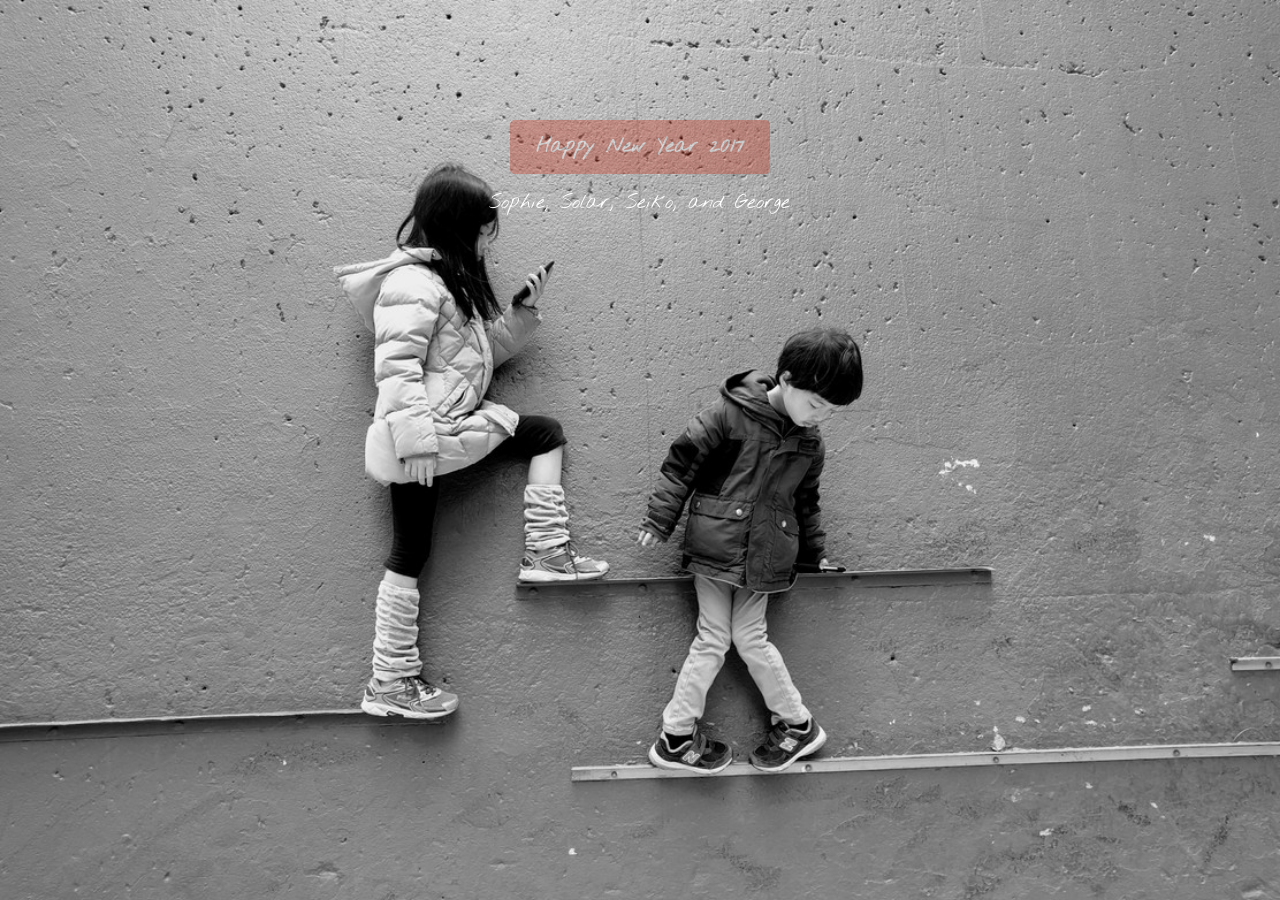
<file: index.html>
<!doctype html>
<html>
  <head>
    <meta name="viewport" content="width=device-width" />
    <meta http-equiv="Content-Type" content="text/html; charset=UTF-8" />
    <title>Happy Holidays 2016</title>
    <style>
      
      @import url('https://fonts.googleapis.com/css?family=Nothing+You+Could+Do');
      /* -------------------------------------
          GLOBAL RESETS
      ------------------------------------- */
      img {
        border: none;
        -ms-interpolation-mode: bicubic;
        max-width: 100%; }

      body {
        background: url("images/bg.jpg") no-repeat center center fixed;
        -webkit-background-size: cover;
        -moz-background-size: cover;
        -o-background-size: cover;
        background-size: cover;
        font-family: 'Nothing You Could Do', cursive;
        /*font-family: sans-serif;*/
        -webkit-font-smoothing: antialiased;
        font-size: 20px;
        line-height: 1.4;
        margin: 0;
        padding: 0;
        -ms-text-size-adjust: 100%;
        -webkit-text-size-adjust: 100%; }

      table {
        border-collapse: separate;
        mso-table-lspace: 0pt;
        mso-table-rspace: 0pt;
        width: 100%; }
        table td {
          font-family: 'Nothing You Could Do', cursive;
          /*font-family: sans-serif;*/
          font-size: 14px;
          vertical-align: top; }

      /* -------------------------------------
          BODY & CONTAINER
      ------------------------------------- */

      .body {
        /*background-color: #f6f6f6;*/
        /*background-image: url("images/bg.jpg");*/
        width: 100%; }

      /* Set a max-width, and make it display as block so it will automatically stretch to that width, but will also shrink down on a phone or something */
      .container {
        display: block;
        Margin: 0 auto !important;
        /* makes it centered */
        max-width: 580px;
        padding: 10px;
        width: 580px; }

      /* This should also be a block element, so that it will fill 100% of the .container */
      .content {
        box-sizing: border-box;
        display: block;
        Margin: 0 auto;
        max-width: 580px;
        padding: 10px; }

      /* -------------------------------------
          HEADER, FOOTER, MAIN
      ------------------------------------- */
      .main {
        /*background: #fff;*/
        /*background-image: url("images/bg.jpg");*/
        opacity: 1.0;
        border-radius: 3px;
        width: 100%; }

      .wrapper {
        box-sizing: border-box;
        padding: 20px; }

      .footer {
        clear: both;
        padding-top: 10px;
        text-align: center;
        width: 100%; }
        .footer td,
        .footer p,
        .footer span,
        .footer a {
          color: #999999;
          font-size: 12px;
          text-align: center; }

      /* -------------------------------------
          TYPOGRAPHY
      ------------------------------------- */
      h1,
      h2,
      h3,
      h4 {
        color: #000000;
        font-family: 'Nothing You Could Do', cursive;
        /*font-family: sans-serif;*/
        font-weight: 400;
        line-height: 1.4;
        margin: 0;
        Margin-bottom: 30px; }

      h1 {
        font-size: 35px;
        font-weight: 300;
        text-align: center;
        text-transform: capitalize; }

      p,
      ul,
      ol {
        font-family: 'Nothing You Could Do', cursive;
        /*font-family: sans-serif;*/
        font-size: 20px;
        font-weight: normal;
        /*color: #4c4c4c;*/
        color: #ffffff;
        margin: 0;
        Margin-bottom: 15px; }
        p li,
        ul li,
        ol li {
          list-style-position: inside;
          margin-left: 5px; }

      a {
        color: #3498db;
        text-decoration: underline; }
        
      td {
        opacity: 1.0;
      }

      /* -------------------------------------
          BUTTONS
      ------------------------------------- */
      .btn {
        box-sizing: border-box;
        width: 100%; }
        .btn > tbody > tr > td {
          padding-bottom: 15px; }
        .btn table {
          width: auto; }
        .btn table td {
          background-color: #ffffff;
          border-radius: 5px;
          text-align: center; }
        .btn a {
          background-color: #ffffff;
          border: solid 1px #c92006;
          border-radius: 5px;
          box-sizing: border-box;
          color: #3498db;
          cursor: pointer;
          display: inline-block;
          font-size: 20px;
          font-weight: bold;
          margin: 0;
          padding: 12px 25px;
          text-decoration: none;
          text-transform: capitalize; }

      .btn-primary table td {
        background-color: #c92006;
        opacity: 0.3;}

      .btn-primary a {
        background-color: #c92006;
        border-color: #c92006;
        color: #ffffff; }

      /* -------------------------------------
          OTHER STYLES THAT MIGHT BE USEFUL
      ------------------------------------- */
      .last {
        margin-bottom: 0; }

      .first {
        margin-top: 0; }

      .align-center {
        text-align: center; }

      .align-right {
        text-align: right; }

      .align-left {
        text-align: left; }

      .clear {
        clear: both; }

      .mt0 {
        margin-top: 0; }

      .mb0 {
        margin-bottom: 0; }

      .preheader {
        color: transparent;
        display: none;
        height: 0;
        max-height: 0;
        max-width: 0;
        opacity: 0;
        overflow: hidden;
        mso-hide: all;
        visibility: hidden;
        width: 0; }

      .powered-by a {
        text-decoration: none; }

      hr {
        border: 0;
        border-bottom: 1px solid #f6f6f6;
        Margin: 20px 0; }

      /* -------------------------------------
          RESPONSIVE AND MOBILE FRIENDLY STYLES
      ------------------------------------- */
      @media only screen and (max-width: 620px) {
        table[class=body] h1 {
          font-size: 28px !important;
          margin-bottom: 10px !important; }
        table[class=body] p,
        table[class=body] ul,
        table[class=body] ol,
        table[class=body] td,
        table[class=body] span,
        table[class=body] a {
          font-size: 16px !important; }
        table[class=body] .wrapper,
        table[class=body] .article {
          padding: 10px !important; }
        table[class=body] .content {
          padding: 0 !important; }
        table[class=body] .container {
          padding: 0 !important;
          width: 100% !important; }
        table[class=body] .main {
          border-left-width: 0 !important;
          border-radius: 0 !important;
          border-right-width: 0 !important; }
        table[class=body] .btn table {
          width: 100% !important; }
        table[class=body] .btn a {
          width: 100% !important; }
        table[class=body] .img-responsive {
          height: auto !important;
          max-width: 100% !important;
          width: auto !important; }}

      /* -------------------------------------
          PRESERVE THESE STYLES IN THE HEAD
      ------------------------------------- */
      @media all {
        .ExternalClass {
          width: 100%; }
        .ExternalClass,
        .ExternalClass p,
        .ExternalClass span,
        .ExternalClass font,
        .ExternalClass td,
        .ExternalClass div {
          line-height: 100%; }
        .apple-link a {
          color: inherit !important;
          font-family: inherit !important;
          font-size: inherit !important;
          font-weight: inherit !important;
          line-height: inherit !important;
          text-decoration: none !important; }
        .btn-primary table td:hover {
          background-color: #34495e !important; }
        .btn-primary a:hover {
          background-color: #34495e !important;
          border-color: #34495e !important; } }

    </style>
  </head>
  <body class="">
    <table border="0" cellpadding="0" cellspacing="0" class="body">
      <tr>
        <td>&nbsp;</td>
        <td class="container">
          <div class="content">

            <!-- START CENTERED WHITE CONTAINER -->
            <span class="preheader">Happy Holidays from http://sophie.solar</span>
            <table class="main">

              <!-- START MAIN CONTENT AREA -->
              <tr>
                <td class="wrapper">
                <!--<td class="wrapper" background="http://aoiai.top/images/xmas2016bg.jpg">-->
                  <table border="0" cellpadding="0" cellspacing="0"  >
                    <tr>
                      <td align="center">
                        <table border="0" cellpadding="0" cellspacing="0" class="btn btn-primary">
                          <tbody>
                            <tr>
                              <td align="center">
                                <br/>
                                <br/>
                                <br/>
                                <br/>
                                <table border="0" cellpadding="0" cellspacing="0">
                                  <tbody>
                                    <tr>
                                      <td><a href="">Happy New Year 2017</a> </td>
                                    </tr>
                                  </tbody>
                                </table>
                              </td>
                            </tr>
                          </tbody>
                        </table>
                        <p>Sophie, Solar, Seiko, and George</p>
                      </td>
                    </tr>
                  </table>
                </td>
              </tr>

              <!-- END MAIN CONTENT AREA -->
              </table>

            <!-- START FOOTER -->
            <!-- <div class="footer"> -->
            <!--   <table border="0" cellpadding="0" cellspacing="0"> -->
            <!--     <tr>--> 
            <!--       <td class="content-block"> -->
            <!--         <span class="apple-link">Happy Holidays 2016</span> -->
            <!--     <br><a href="http://sophie.solar">sophie.solar</a>. -->
            <!--       </td>-->
            <!--     </tr> -->
            <!--     <tr> -->
            <!--       <td class="content-block powered-by"> -->
            <!--         <a href="http://sophie.solar">Sophie.Solar</a>&middot; Seiko and George -->
            <!--       </td> -->
            <!--     </tr> -->
            <!--   </table> -->
            <!-- </div> -->

            <!-- END FOOTER -->
            
<!-- END CENTERED WHITE CONTAINER --></div>
        </td>
        <td>&nbsp;</td>
      </tr>
    </table>
    <script>
		(function(i,s,o,g,r,a,m){i['GoogleAnalyticsObject']=r;i[r]=i[r]||function(){
		(i[r].q=i[r].q||[]).push(arguments)},i[r].l=1*new Date();a=s.createElement(o),
		m=s.getElementsByTagName(o)[0];a.async=1;a.src=g;m.parentNode.insertBefore(a,m)
		})(window,document,'script','https://www.google-analytics.com/analytics.js','ga');

		ga('create', 'UA-89034404-1', 'auto');
		ga('send', 'pageview');
  </script>
  </body>
</html>
</file>
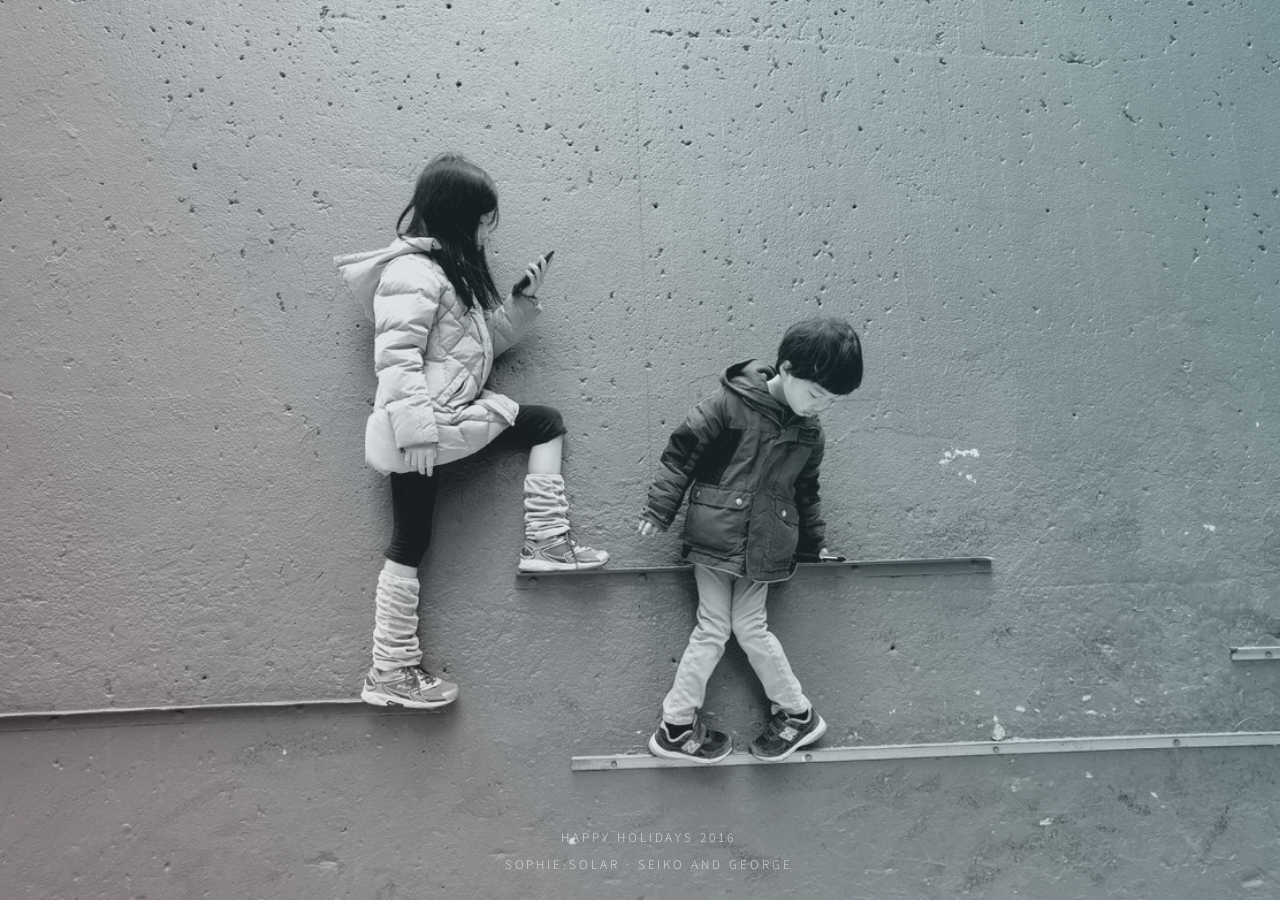
<file: old-index.html>
<!DOCTYPE HTML>
<!--
	Identity by HTML5 UP
	html5up.net | @n33co
	Free for personal and commercial use under the CCA 3.0 license (html5up.net/license)
-->
<html>
	<head>
		<title>Happy Holidays</title>
		<meta charset="utf-8" />
		<meta name="viewport" content="width=device-width, initial-scale=1" />
		<!--[if lte IE 8]><script src="assets/js/html5shiv.js"></script><![endif]-->
		<link rel="stylesheet" href="assets/css/main.css" />
		<!--[if lte IE 9]><link rel="stylesheet" href="assets/css/ie9.css" /><![endif]-->
		<!--[if lte IE 8]><link rel="stylesheet" href="assets/css/ie8.css" /><![endif]-->
		<noscript><link rel="stylesheet" href="assets/css/noscript.css" /></noscript>
	</head>
	<body class="is-loading">

		<!-- Wrapper -->
			<div id="wrapper">

				<!-- Main -->
					<!--section id="main">
						<header>
							<h1>Happy Holidays</h1>
							<p>Sophie, Solar, Seiko, George</p>
						</header>
					</section-->

				<!-- Footer -->
					<footer id="footer">
						<ul class="copyright">
              <li>Happy Holidays 2016<br /> sophie.solar &middot; seiko and george</li>
						</ul>
					</footer>

			</div>

		<!-- Scripts -->
			<!--[if lte IE 8]><script src="assets/js/respond.min.js"></script><![endif]-->
			<script>
				if ('addEventListener' in window) {
					window.addEventListener('load', function() { document.body.className = document.body.className.replace(/\bis-loading\b/, ''); });
					document.body.className += (navigator.userAgent.match(/(MSIE|rv:11\.0)/) ? ' is-ie' : '');
				}
			</script>
			<script>
				(function(i,s,o,g,r,a,m){i['GoogleAnalyticsObject']=r;i[r]=i[r]||function(){
				(i[r].q=i[r].q||[]).push(arguments)},i[r].l=1*new Date();a=s.createElement(o),
				m=s.getElementsByTagName(o)[0];a.async=1;a.src=g;m.parentNode.insertBefore(a,m)
				})(window,document,'script','https://www.google-analytics.com/analytics.js','ga');

				ga('create', 'UA-89034404-1', 'auto');
				ga('send', 'pageview');

			</script>
	</body>
</html>
</file>
<file: assets/css/ie9.css>
/*
	Identity by HTML5 UP
	html5up.net | @n33co
	Free for personal and commercial use under the CCA 3.0 license (html5up.net/license)
*/

/* Basic */

	body {
		background-image: url("../../images/bg.jpg");
		background-repeat: no-repeat;
		background-size: cover;
		background-position: bottom center;
		background-attachment: fixed;
	}

		body:after {
			display: none;
		}

/* List */

	ul.icons li a:before {
		color: #c8cccf;
	}

	ul.icons li a:hover:before {
		color: #ff7496;
	}

/* Wrapper */

	#wrapper {
		text-align: center;
	}

/* Main */

	#main {
		display: inline-block;
	}
</file>
<file: assets/css/ie8.css>
/*
	Identity by HTML5 UP
	html5up.net | @n33co
	Free for personal and commercial use under the CCA 3.0 license (html5up.net/license)
*/

/* List */

	ul.icons li a {
		-ms-behavior: url("assets/js/PIE.htc");
	}

		ul.icons li a:before {
			text-align: center;
			font-size: 26px;
		}

/* Main */

	#main {
		-ms-behavior: url("assets/js/PIE.htc");
	}

		#main .avatar img {
			-ms-behavior: url("assets/js/PIE.htc");
		}

/* Footer */

	#footer {
		color: #fff;
	}

		#footer .copyright li {
			border-left: solid 1px #fff;
		}
</file>
<file: assets/css/noscript.css>
/*
	Identity by HTML5 UP
	html5up.net | @n33co
	Free for personal and commercial use under the CCA 3.0 license (html5up.net/license)
*/

/* Basic */

	body:after {
		display: none;
	}

/* Main */

	#main {
		-moz-transform: none !important;
		-webkit-transform: none !important;
		-ms-transform: none !important;
		transform: none !important;
		opacity: 1 !important;
	}
</file>
<file: assets/css/main.css>
@charset "UTF-8";
@import url(font-awesome.min.css);
@import url("https://fonts.googleapis.com/css?family=Source+Sans+Pro:300");

/*
	Identity by HTML5 UP
	html5up.net | @n33co
	Free for personal and commercial use under the CCA 3.0 license (html5up.net/license)
*/

/* Reset */

	html, body, div, span, applet, object, iframe, h1, h2, h3, h4, h5, h6, p, blockquote, pre, a, abbr, acronym, address, big, cite, code, del, dfn, em, img, ins, kbd, q, s, samp, small, strike, strong, sub, sup, tt, var, b, u, i, center, dl, dt, dd, ol, ul, li, fieldset, form, label, legend, table, caption, tbody, tfoot, thead, tr, th, td, article, aside, canvas, details, embed, figure, figcaption, footer, header, hgroup, menu, nav, output, ruby, section, summary, time, mark, audio, video {
		margin: 0;
		padding: 0;
		border: 0;
		font-size: 100%;
		font: inherit;
		vertical-align: baseline;
	}

	article, aside, details, figcaption, figure, footer, header, hgroup, menu, nav, section {
		display: block;
	}

	body {
		line-height: 1;
	}

	ol, ul {
		list-style: none;
	}

	blockquote, q {
		quotes: none;
	}

	blockquote:before, blockquote:after, q:before, q:after {
		content: '';
		content: none;
	}

	table {
		border-collapse: collapse;
		border-spacing: 0;
	}

	body {
		-webkit-text-size-adjust: none;
	}

/* Box Model */

	*, *:before, *:after {
		-moz-box-sizing: border-box;
		-webkit-box-sizing: border-box;
		box-sizing: border-box;
	}

/* Basic */

	@media screen and (max-width: 480px) {

		html, body {
			min-width: 320px;
		}

	}

	body.is-loading *, body.is-loading *:before, body.is-loading *:after {
		-moz-animation: none !important;
		-webkit-animation: none !important;
		-ms-animation: none !important;
		animation: none !important;
		-moz-transition: none !important;
		-webkit-transition: none !important;
		-ms-transition: none !important;
		transition: none !important;
	}

	html {
		height: 100%;
	}

	body {
		height: 100%;
		background-color: #ffffff;
		/*background-image: url("images/overlay.png"), -moz-linear-gradient(60deg, rgba(255, 165, 150, 0.5) 5%, rgba(0, 228, 255, 0.35)), url("../../images/bg.jpg");*/
		/*background-image: url("images/overlay.png"), -webkit-linear-gradient(60deg, rgba(255, 165, 150, 0.5) 5%, rgba(0, 228, 255, 0.35)), url("../../images/bg.jpg");*/
		/*background-image: url("images/overlay.png"), -ms-linear-gradient(60deg, rgba(255, 165, 150, 0.5) 5%, rgba(0, 228, 255, 0.35)), url("../../images/bg.jpg");*/
		background-image: url("images/overlay.png"), linear-gradient(60deg, rgba(255, 165, 150, 0.1) 5%, rgba(0, 228, 255, 0.1)), url("../../images/bg.jpg");
		background-image: url( url("../../images/bg.jpg");
		background-repeat: repeat,			no-repeat,			no-repeat;
		background-size: 100px 100px, cover,				cover;
		background-position: top left,		center center,		bottom center;
		background-attachment: fixed,			fixed,				fixed;
	}

		body:after {
			content: '';
			display: block;
			position: fixed;
			top: 0;
			left: 0;
			width: 100%;
			height: inherit;
			opacity: 0;
			z-index: 1;
			background-color: #ffffff;
			background-image: url("images/overlay.png"), -moz-linear-gradient(60deg, rgba(255, 165, 150, 0.5) 5%, rgba(0, 228, 255, 0.35));
			background-image: url("images/overlay.png"), -webkit-linear-gradient(60deg, rgba(255, 165, 150, 0.5) 5%, rgba(0, 228, 255, 0.35));
			background-image: url("images/overlay.png"), -ms-linear-gradient(60deg, rgba(255, 165, 150, 0.5) 5%, rgba(0, 228, 255, 0.35));
			background-image: url("images/overlay.png"), linear-gradient(60deg, rgba(255, 165, 150, 0.5) 5%, rgba(0, 228, 255, 0.35));
			background-repeat: repeat,			no-repeat;
			background-size: 100px 100px, cover;
			background-position: top left,		center center;
			-moz-transition: opacity 1.75s ease-out;
			-webkit-transition: opacity 1.75s ease-out;
			-ms-transition: opacity 1.75s ease-out;
			transition: opacity 1.75s ease-out;
		}

		body.is-loading:after {
			opacity: 1;
		}

/* Type */

	body, input, select, textarea {
		color: #414f57;
		font-family: "Source Sans Pro", Helvetica, sans-serif;
		font-size: 14pt;
		font-weight: 300;
		line-height: 2;
		letter-spacing: 0.2em;
		text-transform: uppercase;
	}

		@media screen and (max-width: 1680px) {

			body, input, select, textarea {
				font-size: 11pt;
			}

		}

		@media screen and (max-width: 480px) {

			body, input, select, textarea {
				font-size: 10pt;
				line-height: 1.75;
			}

		}

	a {
		-moz-transition: color 0.2s ease, border-color 0.2s ease;
		-webkit-transition: color 0.2s ease, border-color 0.2s ease;
		-ms-transition: color 0.2s ease, border-color 0.2s ease;
		transition: color 0.2s ease, border-color 0.2s ease;
		color: inherit;
		text-decoration: none;
	}

		a:before {
			-moz-transition: color 0.2s ease, text-shadow 0.2s ease;
			-webkit-transition: color 0.2s ease, text-shadow 0.2s ease;
			-ms-transition: color 0.2s ease, text-shadow 0.2s ease;
			transition: color 0.2s ease, text-shadow 0.2s ease;
		}

		a:hover {
			color: #ff7496;
		}

	strong, b {
		color: #313f47;
	}

	em, i {
		font-style: italic;
	}

	p {
		margin: 0 0 1.5em 0;
	}

	h1, h2, h3, h4, h5, h6 {
		color: #313f47;
		line-height: 1.5;
		margin: 0 0 0.75em 0;
	}

		h1 a, h2 a, h3 a, h4 a, h5 a, h6 a {
			color: inherit;
			text-decoration: none;
		}

	h1 {
		font-size: 1.85em;
		letter-spacing: 0.22em;
		margin: 0 0 0.525em 0;
	}

	h2 {
		font-size: 1.25em;
	}

	h3 {
		font-size: 1em;
	}

	h4 {
		font-size: 1em;
	}

	h5 {
		font-size: 1em;
	}

	h6 {
		font-size: 1em;
	}

	@media screen and (max-width: 480px) {

		h1 {
			font-size: 1.65em;
		}

	}

	sub {
		font-size: 0.8em;
		position: relative;
		top: 0.5em;
	}

	sup {
		font-size: 0.8em;
		position: relative;
		top: -0.5em;
	}

	hr {
		border: 0;
		border-bottom: solid 1px #c8cccf;
		margin: 3em 0;
	}

/* Form */

	form {
		margin: 0 0 1.5em 0;
	}

		form > .field {
			margin: 0 0 1.5em 0;
		}

			form > .field > :last-child {
				margin-bottom: 0;
			}

	label {
		color: #313f47;
		display: block;
		font-size: 0.9em;
		margin: 0 0 0.75em 0;
	}

	input[type="text"],
	input[type="password"],
	input[type="email"],
	input[type="tel"],
	select,
	textarea {
		-moz-appearance: none;
		-webkit-appearance: none;
		-ms-appearance: none;
		appearance: none;
		border-radius: 4px;
		border: solid 1px #c8cccf;
		color: inherit;
		display: block;
		outline: 0;
		padding: 0 1em;
		text-decoration: none;
		wrapper: 100%;
	}

		input[type="text"]:invalid,
		input[type="password"]:invalid,
		input[type="email"]:invalid,
		input[type="tel"]:invalid,
		select:invalid,
		textarea:invalid {
			box-shadow: none;
		}

		input[type="text"]:focus,
		input[type="password"]:focus,
		input[type="email"]:focus,
		input[type="tel"]:focus,
		select:focus,
		textarea:focus {
			border-color: #ff7496;
		}

	.select-wrapper {
		text-decoration: none;
		display: block;
		position: relative;
	}

		.select-wrapper:before {
			content: "";
			-moz-osx-font-smoothing: grayscale;
			-webkit-font-smoothing: antialiased;
			font-family: FontAwesome;
			font-style: normal;
			font-weight: normal;
			text-transform: none !important;
		}

		.select-wrapper:before {
			color: #c8cccf;
			display: block;
			height: 2.75em;
			line-height: 2.75em;
			pointer-events: none;
			position: absolute;
			right: 0;
			text-align: center;
			top: 0;
			width: 2.75em;
		}

		.select-wrapper select::-ms-expand {
			display: none;
		}

	input[type="text"],
	input[type="password"],
	input[type="email"],
	select {
		height: 2.75em;
	}

	textarea {
		padding: 0.75em 1em;
	}

	input[type="checkbox"],
	input[type="radio"] {
		-moz-appearance: none;
		-webkit-appearance: none;
		-ms-appearance: none;
		appearance: none;
		display: block;
		float: left;
		margin-right: -2em;
		opacity: 0;
		width: 1em;
		z-index: -1;
	}

		input[type="checkbox"] + label,
		input[type="radio"] + label {
			text-decoration: none;
			color: #414f57;
			cursor: pointer;
			display: inline-block;
			font-size: 1em;
			font-weight: 300;
			padding-left: 2.4em;
			padding-right: 0.75em;
			position: relative;
		}

			input[type="checkbox"] + label:before,
			input[type="radio"] + label:before {
				-moz-osx-font-smoothing: grayscale;
				-webkit-font-smoothing: antialiased;
				font-family: FontAwesome;
				font-style: normal;
				font-weight: normal;
				text-transform: none !important;
			}

			input[type="checkbox"] + label:before,
			input[type="radio"] + label:before {
				border-radius: 4px;
				border: solid 1px #c8cccf;
				content: '';
				display: inline-block;
				height: 1.65em;
				left: 0;
				line-height: 1.58125em;
				position: absolute;
				text-align: center;
				top: 0.15em;
				width: 1.65em;
			}

		input[type="checkbox"]:checked + label:before,
		input[type="radio"]:checked + label:before {
			color: #ff7496;
			content: '\f00c';
		}

		input[type="checkbox"]:focus + label:before,
		input[type="radio"]:focus + label:before {
			border-color: #ff7496;
		}

	input[type="checkbox"] + label:before {
		border-radius: 4px;
	}

	input[type="radio"] + label:before {
		border-radius: 100%;
	}

	::-webkit-input-placeholder {
		color: #616f77 !important;
		opacity: 1.0;
	}

	:-moz-placeholder {
		color: #616f77 !important;
		opacity: 1.0;
	}

	::-moz-placeholder {
		color: #616f77 !important;
		opacity: 1.0;
	}

	:-ms-input-placeholder {
		color: #616f77 !important;
		opacity: 1.0;
	}

	.formerize-placeholder {
		color: #616f77 !important;
		opacity: 1.0;
	}

/* Icon */

	.icon {
		text-decoration: none;
		position: relative;
		border-bottom: none;
	}

		.icon:before {
			-moz-osx-font-smoothing: grayscale;
			-webkit-font-smoothing: antialiased;
			font-family: FontAwesome;
			font-style: normal;
			font-weight: normal;
			text-transform: none !important;
		}

		.icon > .label {
			display: none;
		}

/* List */

	ol {
		list-style: decimal;
		margin: 0 0 1.5em 0;
		padding-left: 1.25em;
	}

		ol li {
			padding-left: 0.25em;
		}

	ul {
		list-style: disc;
		margin: 0 0 1.5em 0;
		padding-left: 1em;
	}

		ul li {
			padding-left: 0.5em;
		}

		ul.alt {
			list-style: none;
			padding-left: 0;
		}

			ul.alt li {
				border-top: solid 1px #c8cccf;
				padding: 0.5em 0;
			}

				ul.alt li:first-child {
					border-top: 0;
					padding-top: 0;
				}

		ul.icons {
			cursor: default;
			list-style: none;
			padding-left: 0;
			margin-top: -0.675em;
		}

			ul.icons li {
				display: inline-block;
				padding: 0.675em 0.5em;
			}

				ul.icons li a {
					text-decoration: none;
					position: relative;
					display: block;
					width: 3.75em;
					height: 3.75em;
					border-radius: 100%;
					border: solid 1px #c8cccf;
					line-height: 3.75em;
					overflow: hidden;
					text-align: center;
					text-indent: 3.75em;
					white-space: nowrap;
				}

					ul.icons li a:before {
						-moz-osx-font-smoothing: grayscale;
						-webkit-font-smoothing: antialiased;
						font-family: FontAwesome;
						font-style: normal;
						font-weight: normal;
						text-transform: none !important;
					}

					ul.icons li a:before {
						color: #ffffff;
						text-shadow: 1.25px 0px 0px #c8cccf, -1.25px 0px 0px #c8cccf, 0px 1.25px 0px #c8cccf, 0px -1.25px 0px #c8cccf;
					}

					ul.icons li a:hover:before {
						text-shadow: 1.25px 0px 0px #ff7496, -1.25px 0px 0px #ff7496, 0px 1.25px 0px #ff7496, 0px -1.25px 0px #ff7496;
					}

					ul.icons li a:before {
						position: absolute;
						top: 0;
						left: 0;
						width: inherit;
						height: inherit;
						font-size: 1.85rem;
						line-height: inherit;
						text-align: center;
						text-indent: 0;
					}

					ul.icons li a:hover {
						border-color: #ff7496;
					}

			@media screen and (max-width: 480px) {

				ul.icons li a:before {
					font-size: 1.5rem;
				}

			}

		ul.actions {
			cursor: default;
			list-style: none;
			padding-left: 0;
		}

			ul.actions li {
				display: inline-block;
				padding: 0 0.75em 0 0;
				vertical-align: middle;
			}

				ul.actions li:last-child {
					padding-right: 0;
				}

	dl {
		margin: 0 0 1.5em 0;
	}

		dl dt {
			display: block;
			margin: 0 0 0.75em 0;
		}

		dl dd {
			margin-left: 1.5em;
		}

/* Button */

	input[type="submit"],
	input[type="reset"],
	input[type="button"],
	button,
	.button {
		-moz-appearance: none;
		-webkit-appearance: none;
		-ms-appearance: none;
		appearance: none;
		-moz-transition: background-color 0.2s ease-in-out, border-color 0.2s ease-in-out, color 0.2s ease-in-out;
		-webkit-transition: background-color 0.2s ease-in-out, border-color 0.2s ease-in-out, color 0.2s ease-in-out;
		-ms-transition: background-color 0.2s ease-in-out, border-color 0.2s ease-in-out, color 0.2s ease-in-out;
		transition: background-color 0.2s ease-in-out, border-color 0.2s ease-in-out, color 0.2s ease-in-out;
		display: inline-block;
		height: 2.75em;
		line-height: 2.75em;
		padding: 0 1.5em;
		background-color: transparent;
		border-radius: 4px;
		border: solid 1px #c8cccf;
		color: #414f57 !important;
		cursor: pointer;
		text-align: center;
		text-decoration: none;
		white-space: nowrap;
	}

		input[type="submit"]:hover,
		input[type="reset"]:hover,
		input[type="button"]:hover,
		button:hover,
		.button:hover {
			border-color: #ff7496;
			color: #ff7496 !important;
		}

		input[type="submit"].icon,
		input[type="reset"].icon,
		input[type="button"].icon,
		button.icon,
		.button.icon {
			padding-left: 1.35em;
		}

			input[type="submit"].icon:before,
			input[type="reset"].icon:before,
			input[type="button"].icon:before,
			button.icon:before,
			.button.icon:before {
				margin-right: 0.5em;
			}

		input[type="submit"].fit,
		input[type="reset"].fit,
		input[type="button"].fit,
		button.fit,
		.button.fit {
			display: block;
			width: 100%;
			margin: 0 0 0.75em 0;
		}

		input[type="submit"].small,
		input[type="reset"].small,
		input[type="button"].small,
		button.small,
		.button.small {
			font-size: 0.8em;
		}

		input[type="submit"].big,
		input[type="reset"].big,
		input[type="button"].big,
		button.big,
		.button.big {
			font-size: 1.35em;
		}

		input[type="submit"].disabled, input[type="submit"]:disabled,
		input[type="reset"].disabled,
		input[type="reset"]:disabled,
		input[type="button"].disabled,
		input[type="button"]:disabled,
		button.disabled,
		button:disabled,
		.button.disabled,
		.button:disabled {
			-moz-pointer-events: none;
			-webkit-pointer-events: none;
			-ms-pointer-events: none;
			pointer-events: none;
			opacity: 0.5;
		}

/* Main */

	#main {
		position: relative;
		max-width: 100%;
		min-width: 27em;
		padding: 4.5em 3em 3em 3em ;
		background: #ffffff;
		border-radius: 4px;
		cursor: default;
		opacity: 0.38;
		text-align: center;
		-moz-transform-origin: 50% 50%;
		-webkit-transform-origin: 50% 50%;
		-ms-transform-origin: 50% 50%;
		transform-origin: 50% 50%;
		-moz-transform: rotateX(0deg);
		-webkit-transform: rotateX(0deg);
		-ms-transform: rotateX(0deg);
		transform: rotateX(0deg);
		-moz-transition: opacity 1s ease, -moz-transform 1s ease;
		-webkit-transition: opacity 1s ease, -webkit-transform 1s ease;
		-ms-transition: opacity 1s ease, -ms-transform 1s ease;
		transition: opacity 1s ease, transform 1s ease;
	}

		#main .avatar {
			position: relative;
			display: block;
			margin-bottom: 1.5em;
		}

			#main .avatar img {
				display: block;
				margin: 0 auto;
				border-radius: 100%;
				box-shadow: 0 0 0 1.5em #ffffff;
			}

			#main .avatar:before {
				content: '';
				display: block;
				position: absolute;
				top: 50%;
				left: -3em;
				width: calc(100% + 6em);
				height: 1px;
				z-index: -1;
				background: #c8cccf;
			}

		@media screen and (max-width: 480px) {

			#main {
				min-width: 0;
				width: 100%;
				padding: 4em 2em 2.5em 2em ;
			}

				#main .avatar:before {
					left: -2em;
					width: calc(100% + 4em);
				}

		}

		body.is-loading #main {
			opacity: 0;
			-moz-transform: rotateX(15deg);
			-webkit-transform: rotateX(15deg);
			-ms-transform: rotateX(15deg);
			transform: rotateX(15deg);
		}

/* Footer */

	#footer {
		-moz-align-self: -moz-flex-end;
		-webkit-align-self: -webkit-flex-end;
		-ms-align-self: -ms-flex-end;
		align-self: flex-end;
		width: 100%;
		padding: 1.5em 0 0 0;
		color: rgba(255, 255, 255, 0.75);
		cursor: default;
		text-align: center;
	}

		#footer .copyright {
			margin: 0;
			padding: 0;
			font-size: 0.9em;
			list-style: none;
		}

			#footer .copyright li {
				display: inline-block;
				margin: 0 0 0 0.45em;
				padding: 0 0 0 0.85em;
				border-left: solid 1px rgba(255, 255, 255, 0.5);
				line-height: 2;
			}

				#footer .copyright li:first-child {
					border-left: 0;
				}

/*  */

	#wrapper {
		display: -moz-flex;
		display: -webkit-flex;
		display: -ms-flex;
		display: flex;
		-moz-align-items: center;
		-webkit-align-items: center;
		-ms-align-items: center;
		align-items: center;
		-moz-justify-content: space-between;
		-webkit-justify-content: space-between;
		-ms-justify-content: space-between;
		justify-content: space-between;
		-moz-flex-direction: column;
		-webkit-flex-direction: column;
		-ms-flex-direction: column;
		flex-direction: column;
		-moz-perspective: 1000px;
		-webkit-perspective: 1000px;
		-ms-perspective: 1000px;
		perspective: 1000px;
		position: relative;
		min-height: 100%;
		padding: 1.5em;
		z-index: 2;
	}

		#wrapper > * {
			z-index: 1;
		}

		#wrapper:before {
			content: '';
			display: block;
		}

		@media screen and (max-width: 360px) {

			#wrapper {
				padding: 0.75em;
			}

		}

		body.is-ie #wrapper {
			height: 100%;
		}
</file>
